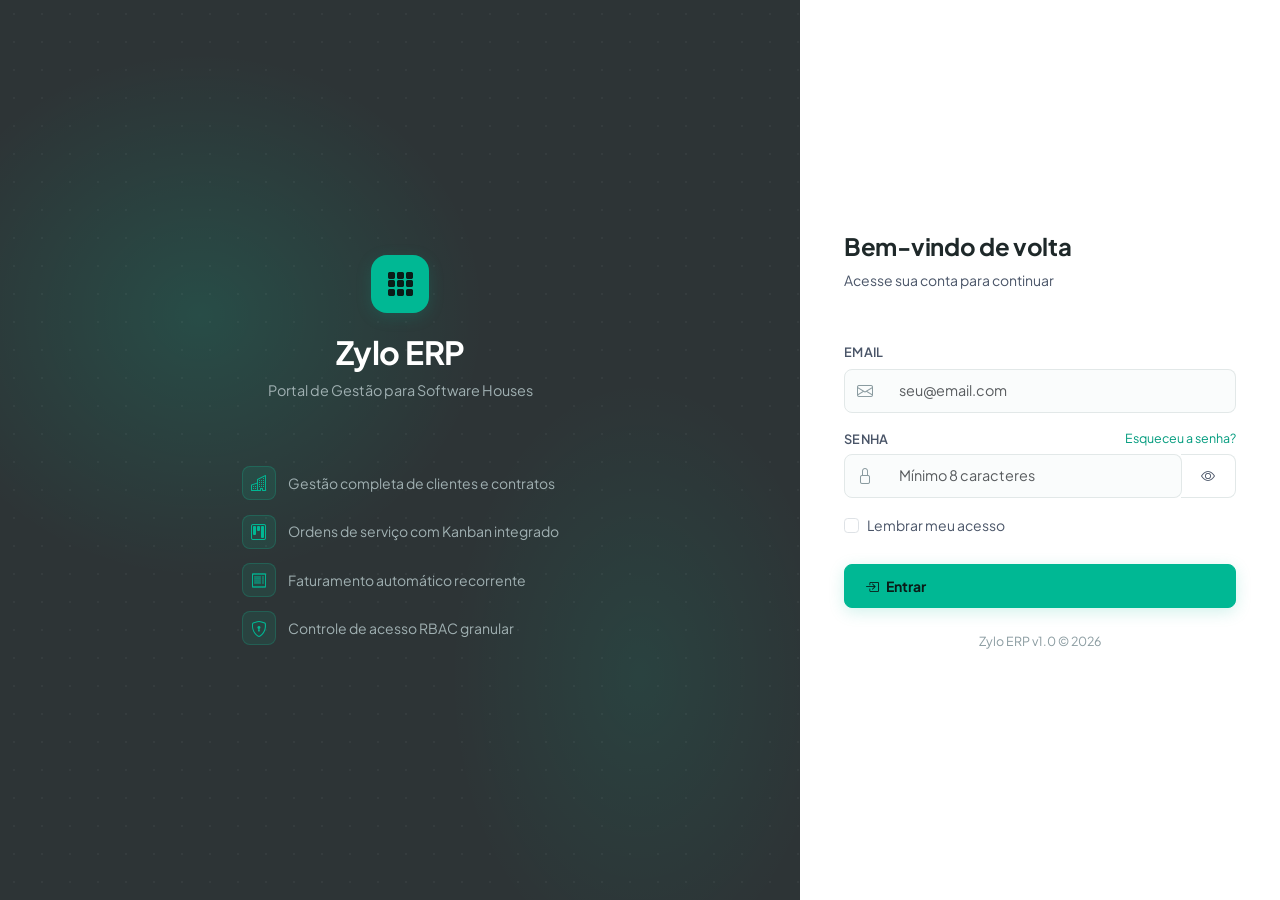
<file: erp-frontend/index.html>
<!DOCTYPE html>
<html lang="pt-BR">
<head>
    <meta charset="UTF-8">
    <meta name="viewport" content="width=device-width, initial-scale=1.0">
    <title>Zylo ERP · Login</title>
    <link href="https://cdn.jsdelivr.net/npm/bootstrap@5.3.3/dist/css/bootstrap.min.css" rel="stylesheet">
    <link href="https://cdn.jsdelivr.net/npm/bootstrap-icons@1.11.3/font/bootstrap-icons.min.css" rel="stylesheet">
    <link rel="stylesheet" href="css/style.css">
</head>
<body>

<div class="auth-wrapper">

    <!-- Painel esquerdo -->
    <div class="auth-panel-left">
        <div class="auth-brand">
            <div class="auth-brand-logo">
                <i class="bi bi-grid-3x3-gap-fill"></i>
            </div>
            <h1>Zylo ERP</h1>
            <p>Portal de Gestão para Software Houses</p>
        </div>

        <div class="auth-features">
            <div class="auth-feature-item">
                <div class="feat-icon"><i class="bi bi-buildings"></i></div>
                <span>Gestão completa de clientes e contratos</span>
            </div>
            <div class="auth-feature-item">
                <div class="feat-icon"><i class="bi bi-kanban"></i></div>
                <span>Ordens de serviço com Kanban integrado</span>
            </div>
            <div class="auth-feature-item">
                <div class="feat-icon"><i class="bi bi-receipt"></i></div>
                <span>Faturamento automático recorrente</span>
            </div>
            <div class="auth-feature-item">
                <div class="feat-icon"><i class="bi bi-shield-lock"></i></div>
                <span>Controle de acesso RBAC granular</span>
            </div>
        </div>
    </div>

    <!-- Painel direito - formulário -->
    <div class="auth-panel-right">

        <div class="auth-form-header">
            <h2>Bem-vindo de volta</h2>
            <p>Acesse sua conta para continuar</p>
        </div>

        <form id="loginForm" novalidate>

            <!-- Email -->
            <div class="mb-3">
                <label for="email" class="form-label">Email</label>
                <div class="input-group">
                    <span class="input-group-text"><i class="bi bi-envelope"></i></span>
                    <input type="email" id="email" name="email" class="form-control"
                           placeholder="seu@email.com" autocomplete="email" required>
                </div>
            </div>

            <!-- Senha -->
            <div class="mb-3">
                <div class="d-flex justify-content-between align-items-center">
                    <label for="senha" class="form-label mb-0">Senha</label>
                    <a href="reset-password.html" style="font-size:.78rem;">Esqueceu a senha?</a>
                </div>
                <div class="input-group mt-1">
                    <span class="input-group-text"><i class="bi bi-lock"></i></span>
                    <input type="password" id="senha" name="senha" class="form-control"
                           placeholder="Mínimo 8 caracteres" autocomplete="current-password" required>
                    <!-- --Toggle visibilidade da senha -->
                    <button class="btn btn-outline-secondary" type="button" id="toggleSenha"
                            style="border-left:none;" tabindex="-1">
                        <i class="bi bi-eye"></i>
                    </button>
                </div>
            </div>

            <!-- Lembrar-me -->
            <div class="mb-4 d-flex align-items-center gap-2">
                <input type="checkbox" id="lembrarMe" class="form-check-input" style="margin-top:0;">
                <label for="lembrarMe" style="font-size:.875rem; color:var(--text-secondary); cursor:pointer;">
                    Lembrar meu acesso
                </label>
            </div>

            <div id="alertContainer"></div>

            <!-- --Entrar -->
            <button type="submit" id="btnLogin" class="btn btn-primary w-100 mt-1">
                <i class="bi bi-box-arrow-in-right"></i>
                Entrar
            </button>

        </form>

        <p class="text-center mt-4" style="font-size:.78rem; color:var(--text-muted);">
            Zylo ERP v1.0 &copy; <span id="anoAtual"></span>
        </p>

    </div>
</div>

<script src="https://cdn.jsdelivr.net/npm/bootstrap@5.3.3/dist/js/bootstrap.bundle.min.js"></script>
<!-- auth.js primeiro — ZyloAuth e ZyloUI dependem da ordem correta -->
<script src="js/core/auth.js"></script>
<script src="js/core/utils.js"></script>
<script>
    // --Redirecionar se já autenticado
    ZyloAuth.redirectIfLogado();

    document.getElementById('anoAtual').textContent = new Date().getFullYear();

    // --Toggle de visibilidade da senha
    document.getElementById('toggleSenha')
      .addEventListener('click', () => ZyloUI.toggleSenha('senha', 'toggleSenha'));

    // --Submit de login
    document.getElementById('loginForm').addEventListener('submit', async (e) => {
      e.preventDefault();
      ZyloUI.clearAlert('alertContainer');

      const email = document.getElementById('email').value.trim();
      const senha = document.getElementById('senha').value;
      const btn   = document.getElementById('btnLogin');

      if (!email || !senha) {
        ZyloUI.showAlert('alertContainer', 'Preencha todos os campos.', 'error');
        return;
      }

      ZyloUI.btnLoading(btn, true, 'Entrando...');

      try {
        await ZyloAuth.login(email, senha);
        ZyloUI.showAlert('alertContainer', 'Login realizado! Redirecionando...', 'success');
        setTimeout(() => { window.location.href = 'pages/dashboard/home.html'; }, 800);
      } catch (err) {
        ZyloUI.showAlert('alertContainer', err.message || 'Erro ao realizar login.', 'error');
        ZyloUI.btnLoading(btn, false);
      }
    });
</script>
</body>
</html>
</file>
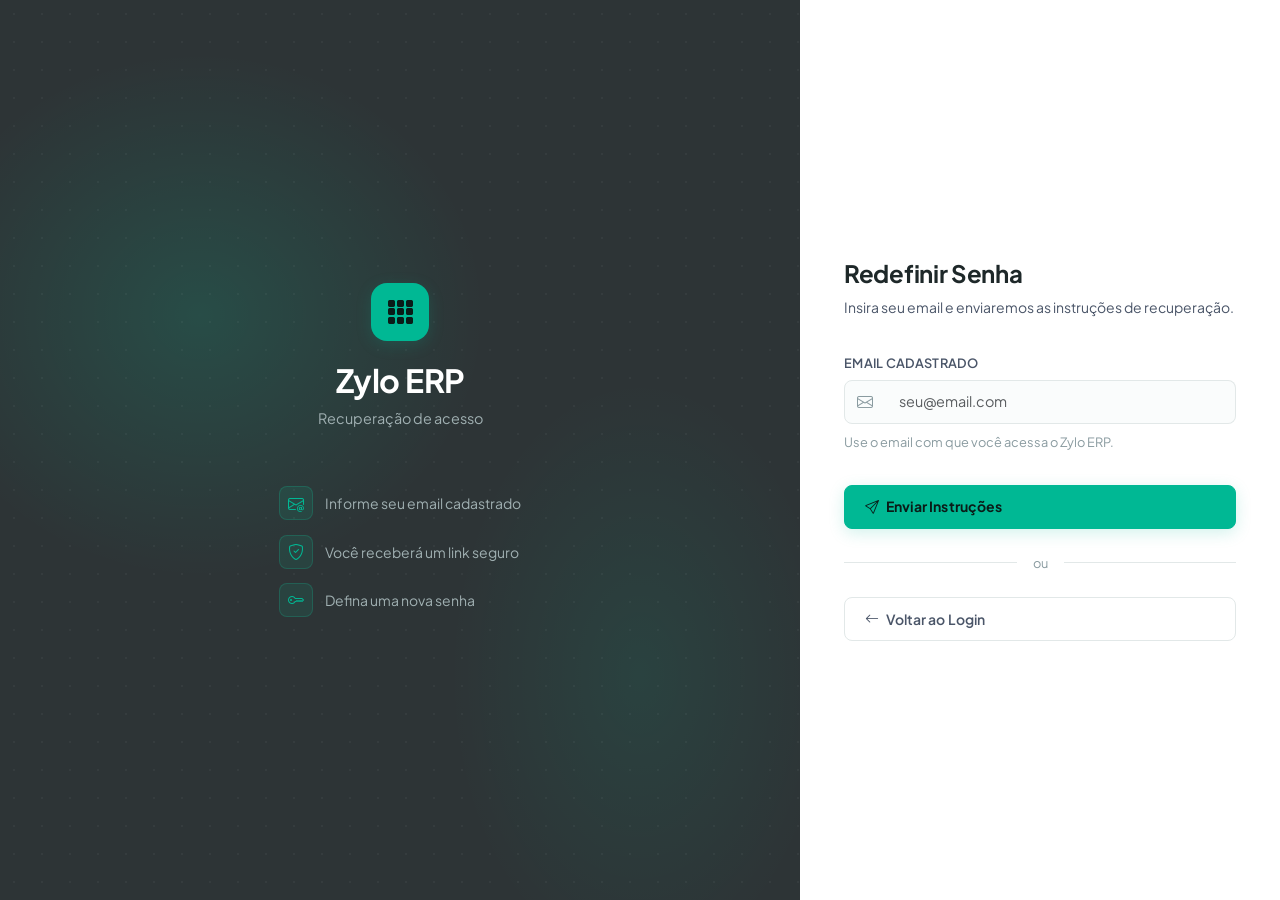
<file: erp-frontend/reset-password.html>
<!DOCTYPE html>
<html lang="pt-BR">
<head>
  <meta charset="UTF-8">
  <meta name="viewport" content="width=device-width, initial-scale=1.0">
  <title>Zylo ERP · Redefinir Senha</title>
  <link href="https://cdn.jsdelivr.net/npm/bootstrap@5.3.3/dist/css/bootstrap.min.css" rel="stylesheet">
  <link href="https://cdn.jsdelivr.net/npm/bootstrap-icons@1.11.3/font/bootstrap-icons.min.css" rel="stylesheet">
  <link rel="stylesheet" href="css/style.css">
</head>
<body>

<div class="auth-wrapper">

  <!-- Painel esquerdo -->
  <div class="auth-panel-left">
    <div class="auth-brand">
      <div class="auth-brand-logo">
        <i class="bi bi-grid-3x3-gap-fill"></i>
      </div>
      <h1>Zylo ERP</h1>
      <p>Recuperação de acesso</p>
    </div>

    <div class="auth-features" style="margin-top:2.5rem;">
      <div class="auth-feature-item">
        <div class="feat-icon"><i class="bi bi-envelope-at"></i></div>
        <span>Informe seu email cadastrado</span>
      </div>
      <div class="auth-feature-item">
        <div class="feat-icon"><i class="bi bi-shield-check"></i></div>
        <span>Você receberá um link seguro</span>
      </div>
      <div class="auth-feature-item">
        <div class="feat-icon"><i class="bi bi-key"></i></div>
        <span>Defina uma nova senha</span>
      </div>
    </div>
  </div>

  <!-- Painel direito -->
  <div class="auth-panel-right">

    <!-- Estado: formulário -->
    <div id="stateForm">
      <div class="auth-form-header">
        <h2>Redefinir Senha</h2>
        <p>Insira seu email e enviaremos as instruções de recuperação.</p>
      </div>

      <form id="resetForm" novalidate>

        <div class="mb-4">
          <label for="email" class="form-label">Email Cadastrado</label>
          <div class="input-group">
            <span class="input-group-text"><i class="bi bi-envelope"></i></span>
            <input type="email" id="email" class="form-control"
                   placeholder="seu@email.com" autocomplete="email" required>
          </div>
          <div style="margin-top:.5rem; font-size:.8rem; color:var(--text-muted);">
            Use o email com que você acessa o Zylo ERP.
          </div>
        </div>

        <div id="alertContainer"></div>

        <!-- --Enviar redefinição -->
        <button type="submit" id="btnReset" class="btn btn-primary w-100 mt-2">
          <i class="bi bi-send"></i>
          Enviar Instruções
        </button>

      </form>

      <div class="auth-divider">ou</div>

      <!-- --Voltar ao login -->
      <a href="index.html" class="btn btn-outline-secondary w-100">
        <i class="bi bi-arrow-left"></i>
        Voltar ao Login
      </a>
    </div>

    <!-- Estado: sucesso -->
    <div id="stateSuccess" style="display:none; text-align:center;">
      <div style="margin-bottom:1.25rem;">
        <i class="bi bi-envelope-check" style="font-size:3rem; color:var(--accent-primary);"></i>
      </div>
      <h2 style="font-size:1.4rem; font-weight:700;">Verifique seu email</h2>
      <p style="color:var(--text-secondary); margin-top:.5rem; font-size:.9rem;">
        As instruções foram enviadas para <strong id="emailEnviado"></strong>.
      </p>
      <div class="zylo-alert info mt-3">
        <i class="bi bi-info-circle-fill"></i>
        <span>Verifique também a pasta de spam, caso não receba em alguns minutos.</span>
      </div>
      <a href="index.html" class="btn btn-primary w-100 mt-4">
        <i class="bi bi-box-arrow-in-right"></i>
        Voltar ao Login
      </a>
    </div>

  </div>
</div>

<script src="https://cdn.jsdelivr.net/npm/bootstrap@5.3.3/dist/js/bootstrap.bundle.min.js"></script>
<script src="js/core/auth.js"></script>
<script src="js/core/utils.js"></script>
<script>
  // --Redirecionar se já autenticado
  ZyloAuth.redirectIfLogado();

  // --Submit reset de senha
  document.getElementById('resetForm').addEventListener('submit', async (e) => {
    e.preventDefault();
    ZyloUI.clearAlert('alertContainer');

    const email = document.getElementById('email').value.trim();
    const btn   = document.getElementById('btnReset');

    if (!email) {
      ZyloUI.showAlert('alertContainer', 'Informe seu email.', 'error');
      return;
    }

    ZyloUI.btnLoading(btn, true, 'Enviando...');

    try {
      await ZyloAuth.solicitarResetSenha(email);
      document.getElementById('emailEnviado').textContent   = email;
      document.getElementById('stateForm').style.display    = 'none';
      document.getElementById('stateSuccess').style.display = 'block';
    } catch (err) {
      ZyloUI.showAlert('alertContainer', err.message || 'Erro ao solicitar redefinição.', 'error');
      ZyloUI.btnLoading(btn, false);
    }
  });
</script>
</body>
</html>
</file>
<file: erp-frontend/css/style.css>
/* ─── Zylo ERP · style.css ─────────────────────────────────────────────────── */
/* ─── Tema: Carbon Mint                                                         */
/* ─── Primária: #00FFC2 (Mint)  ·  Base: #2D3436 (Carbon)                      */

@import url('https://fonts.googleapis.com/css2?family=Plus+Jakarta+Sans:wght@300;400;500;600;700&display=swap');

/* ─── Variables ─────────────────────────────────────────────────────────────── */
:root {
  --font-base: 'Plus Jakarta Sans', sans-serif;

  /* ── Cores principais ────────────────────────────────────────────────────── */
  --mint:           #00B894;       /* Teal sólido — sem brilho neon           */
  --mint-dark:      #009B7D;       /* Hover / estado ativo                    */
  --mint-dim:       #00B89412;     /* Background leve com toque mint          */
  --mint-border:    #00B89430;     /* Border sutil com cor mint               */

  --carbon:         #2D3436;       /* Base escura — sidebar                   */
  --carbon-light:   #3D4A4C;       /* Hover na sidebar                        */
  --carbon-active:  #48595C;       /* Item ativo na sidebar                   */
  --carbon-muted:   #636E72;       /* Texto secundário sobre carbon           */

  /* ── Surface / Background ────────────────────────────────────────────────── */
  --bg-body:        #F2F4F5;       /* Cinza muito suave, neutro               */
  --bg-card:        #FFFFFF;
  --bg-sidebar:     var(--carbon);
  --bg-sidebar-hover:  var(--carbon-light);
  --bg-sidebar-active: var(--carbon-active);
  --bg-topbar:      #FFFFFF;

  /* ── Accent ──────────────────────────────────────────────────────────────── */
  --accent-primary: var(--mint);
  --accent-hover:   var(--mint-dark);
  --accent-light:   var(--mint-dim);

  /* ── Semânticas ──────────────────────────────────────────────────────────── */
  --accent-success: #00B894;       /* Mesmo teal — consistente                */
  --accent-warning: #E17055;       /* Laranja terra — mais refinado           */
  --accent-danger:  #D63031;       /* Vermelho sólido                         */
  --accent-info:    #0984E3;       /* Azul informativo                        */

  /* ── Texto ───────────────────────────────────────────────────────────────── */
  --text-primary:   #1E2829;
  --text-secondary: #4A5568;
  --text-muted:     #8A9BA0;
  --text-sidebar:   #A0B0B2;
  --text-sidebar-active: #FFFFFF;
  --text-on-mint:   #0A1C18;       /* Contraste WCAG AA sobre mint sólido     */

  /* ── Bordas ──────────────────────────────────────────────────────────────── */
  --border-light:   #E2E8E8;
  --border-focus:   var(--mint);

  /* ── Sombras ─────────────────────────────────────────────────────────────── */
  --shadow-sm:   0 1px 4px rgba(45,52,54,.06);
  --shadow-md:   0 4px 16px rgba(45,52,54,.09);
  --shadow-lg:   0 8px 32px rgba(45,52,54,.13);
  --shadow-mint: 0 4px 16px rgba(0,184,148,.18);  /* sombra discreta          */

  /* ── Layout ──────────────────────────────────────────────────────────────── */
  --sidebar-w:  64px;              /* Icon-rail — era 248px                   */
  --topbar-h:   60px;
  --radius-sm:  8px;
  --radius-md:  12px;
  --radius-lg:  16px;
  --transition: .18s ease;
}

/* ─── Reset / Base ──────────────────────────────────────────────────────────── */
*, *::before, *::after { box-sizing: border-box; margin: 0; padding: 0; }

body {
  font-family: var(--font-base);
  background: var(--bg-body);
  color: var(--text-primary);
  font-size: .9375rem;
  line-height: 1.6;
  -webkit-font-smoothing: antialiased;
}

a { text-decoration: none; color: var(--mint-dark); }
a:hover { color: var(--carbon); }

/* ─── Auth Pages ────────────────────────────────────────────────────────────── */
.auth-wrapper {
  min-height: 100vh;
  display: grid;
  grid-template-columns: 1fr 480px;
}

/* Painel esquerdo — Carbon com toque Mint */
.auth-panel-left {
  background: var(--carbon);
  display: flex;
  flex-direction: column;
  justify-content: center;
  align-items: center;
  padding: 3rem;
  position: relative;
  overflow: hidden;
}

/* Gradiente mint atmosférico */
.auth-panel-left::before {
  content: '';
  position: absolute;
  inset: 0;
  background:
    radial-gradient(ellipse 55% 45% at 25% 35%, rgba(0,255,194,.12) 0%, transparent 65%),
    radial-gradient(ellipse 40% 55% at 80% 75%, rgba(0,255,194,.07) 0%, transparent 60%);
}

/* Grid de pontos sutil */
.auth-panel-left::after {
  content: '';
  position: absolute;
  inset: 0;
  background-image: radial-gradient(circle, rgba(255,255,255,.04) 1px, transparent 1px);
  background-size: 28px 28px;
}

.auth-brand {
  position: relative;
  z-index: 1;
  text-align: center;
}

.auth-brand-logo {
  width: 58px;
  height: 58px;
  background: var(--mint);
  border-radius: 16px;
  display: flex;
  align-items: center;
  justify-content: center;
  margin: 0 auto 1.25rem;
  box-shadow: var(--shadow-mint);
}

.auth-brand-logo i { font-size: 1.75rem; color: var(--text-on-mint); }

.auth-brand h1 {
  font-size: 2rem;
  font-weight: 700;
  letter-spacing: -.5px;
  color: #fff;
}

.auth-brand p {
  margin-top: .5rem;
  color: var(--text-sidebar);
  font-size: .9rem;
}

.auth-features {
  position: relative;
  z-index: 1;
  margin-top: 3rem;
  display: flex;
  flex-direction: column;
  gap: .9rem;
}

.auth-feature-item {
  display: flex;
  align-items: center;
  gap: .75rem;
  color: var(--text-sidebar);
  font-size: .875rem;
}

.auth-feature-item .feat-icon {
  width: 34px;
  height: 34px;
  background: rgba(0,255,194,.08);
  border: 1px solid rgba(0,255,194,.15);
  border-radius: 8px;
  display: flex;
  align-items: center;
  justify-content: center;
  flex-shrink: 0;
}

.auth-feature-item .feat-icon i { font-size: 1rem; color: var(--mint); }

/* Painel direito */
.auth-panel-right {
  background: var(--bg-card);
  display: flex;
  flex-direction: column;
  justify-content: center;
  padding: 3rem 2.75rem;
  box-shadow: -4px 0 40px rgba(45,52,54,.08);
}

.auth-form-header { margin-bottom: 2rem; }

.auth-form-header h2 {
  font-size: 1.5rem;
  font-weight: 700;
  color: var(--text-primary);
  letter-spacing: -.3px;
}

.auth-form-header p {
  color: var(--text-secondary);
  margin-top: .35rem;
  font-size: .875rem;
}

/* ─── Form Controls ─────────────────────────────────────────────────────────── */
.form-label {
  font-size: .8rem;
  font-weight: 600;
  color: var(--text-secondary);
  letter-spacing: .3px;
  text-transform: uppercase;
  margin-bottom: .4rem;
}

.form-control, .form-select {
  font-family: var(--font-base);
  font-size: .9rem;
  color: var(--text-primary);
  border: 1.5px solid var(--border-light);
  border-radius: var(--radius-sm);
  padding: .65rem .9rem;
  background: #FAFCFC;
  transition: border-color var(--transition), box-shadow var(--transition), background var(--transition);
}

.form-control:focus, .form-select:focus {
  border-color: var(--mint);
  background: var(--bg-card);
  box-shadow: 0 0 0 3px rgba(0,255,194,.15);
  outline: none;
}

.input-group-text {
  background: #FAFCFC;
  border: 1.5px solid var(--border-light);
  color: var(--text-muted);
  border-radius: var(--radius-sm) 0 0 var(--radius-sm) !important;
}

.input-group-text i { font-size: 1rem; }

.input-group .form-control {
  border-left: none;
  border-radius: 0 var(--radius-sm) var(--radius-sm) 0 !important;
}

.input-group:focus-within .input-group-text {
  border-color: var(--mint);
  color: var(--mint-dark);
}

/* ─── Buttons ───────────────────────────────────────────────────────────────── */
.btn {
  font-family: var(--font-base);
  font-weight: 600;
  font-size: .875rem;
  border-radius: var(--radius-sm);
  padding: .65rem 1.25rem;
  transition: all var(--transition);
  letter-spacing: .1px;
  display: inline-flex;
  align-items: center;
  gap: .4rem;
}

/* --Botão primário: mint sobre texto escuro */
.btn-primary {
  background: var(--mint);
  border-color: var(--mint);
  color: var(--text-on-mint);
  font-weight: 700;
  box-shadow: var(--shadow-mint);
}
.btn-primary:hover {
  background: var(--mint-dark);
  border-color: var(--mint-dark);
  box-shadow: 0 6px 24px rgba(0,255,194,.3);
  transform: translateY(-1px);
  color: var(--text-on-mint);
}
.btn-primary:active { transform: translateY(0); box-shadow: var(--shadow-mint); }

.btn-outline-secondary {
  border-color: var(--border-light);
  color: var(--text-secondary);
  background: transparent;
}
.btn-outline-secondary:hover {
  background: var(--bg-body);
  border-color: var(--carbon-muted);
  color: var(--text-primary);
}

/* ─── Alerts ────────────────────────────────────────────────────────────────── */
.zylo-alert {
  border-radius: var(--radius-sm);
  padding: .75rem 1rem;
  font-size: .8125rem;
  font-weight: 500;
  display: flex;
  align-items: center;
  gap: .5rem;
  margin-top: 1rem;
  animation: fadeIn .25s ease;
}

.zylo-alert i { font-size: 1rem; flex-shrink: 0; }
.zylo-alert.error   { background: #FFF0F0; color: #C0392B; border: 1px solid #FAD7D7; }
.zylo-alert.success { background: #E6FFF8; color: #00856A; border: 1px solid #B3F0E0; }
.zylo-alert.info    { background: #E8F6FF; color: #2070B0; border: 1px solid #B8DCFA; }

@keyframes fadeIn { from { opacity: 0; transform: translateY(-6px); } to { opacity: 1; transform: none; } }

/* ─── Auth divider ──────────────────────────────────────────────────────────── */
.auth-divider {
  display: flex;
  align-items: center;
  gap: 1rem;
  color: var(--text-muted);
  font-size: .8rem;
  margin: 1.5rem 0;
}
.auth-divider::before, .auth-divider::after {
  content: ''; flex: 1; height: 1px; background: var(--border-light);
}

/* ─── Layout Dashboard ─────────────────────────────────────────────────────── */
/* Sidebar, topbar e main-content definidos em css/pages/layout.css             */
.layout-wrapper { display: flex; min-height: 100vh; }

/* ─── Stat Cards ────────────────────────────────────────────────────────────── */
.stat-card {
  background: var(--bg-card);
  border: 1px solid var(--border-light);
  border-radius: var(--radius-md);
  padding: 1.25rem 1.5rem;
  box-shadow: var(--shadow-sm);
  display: flex;
  align-items: center;
  gap: 1.1rem;
  transition: box-shadow var(--transition), transform var(--transition);
}
.stat-card:hover { box-shadow: var(--shadow-md); transform: translateY(-2px); }

.stat-icon {
  width: 48px; height: 48px;
  border-radius: 12px;
  display: flex; align-items: center; justify-content: center;
  flex-shrink: 0;
}
.stat-icon i { font-size: 1.4rem; }

/* --Variante mint (primária) */
.stat-icon.mint   { background: rgba(0,255,194,.12); }
.stat-icon.mint i { color: var(--mint-dark); }

/* --Variantes semânticas derivadas da paleta carbon */
.stat-icon.carbon   { background: rgba(45,52,54,.08); }
.stat-icon.carbon i { color: var(--carbon); }

.stat-icon.warning   { background: #FFF4E0; }
.stat-icon.warning i { color: #D4880A; }

.stat-icon.danger   { background: #FFF0F0; }
.stat-icon.danger i { color: #C0392B; }

/* Mantidos para compatibilidade retroativa */
.stat-icon.blue   { background: rgba(0,255,194,.10); } .stat-icon.blue i   { color: var(--mint-dark); }
.stat-icon.green  { background: rgba(0,229,160,.10); } .stat-icon.green i  { color: #00856A; }
.stat-icon.orange { background: #FFF4E0; }             .stat-icon.orange i { color: #D4880A; }
.stat-icon.red    { background: #FFF0F0; }             .stat-icon.red i    { color: #C0392B; }

.stat-info { flex: 1; min-width: 0; }
.stat-label { font-size: .72rem; font-weight: 600; color: var(--text-muted); text-transform: uppercase; letter-spacing: .5px; }
.stat-value { font-size: 1.65rem; font-weight: 700; color: var(--text-primary); line-height: 1.2; margin-top: .1rem; letter-spacing: -.5px; }

.stat-delta {
  font-size: .7rem; font-weight: 600;
  padding: .2rem .5rem;
  border-radius: 20px;
  display: inline-flex; align-items: center; gap: .25rem;
  margin-top: .35rem;
}
.stat-delta i { font-size: .75rem; }
.stat-delta.up      { background: rgba(0,229,160,.12); color: #00856A; }
.stat-delta.down    { background: #FFF0F0; color: #C0392B; }
.stat-delta.neutral { background: rgba(45,52,54,.06); color: var(--text-secondary); }

/* ─── Card genérico ─────────────────────────────────────────────────────────── */
.card-zylo {
  background: var(--bg-card);
  border: 1px solid var(--border-light);
  border-radius: var(--radius-md);
  padding: 1.4rem 1.5rem;
  box-shadow: var(--shadow-sm);
}

.section-header { display: flex; align-items: center; justify-content: space-between; margin-bottom: 1.1rem; }
.section-title   { font-size: .9375rem; font-weight: 700; color: var(--text-primary); letter-spacing: -.2px; }
.section-subtitle { font-size: .75rem; color: var(--text-muted); margin-top: .1rem; }

/* ─── Module grid ───────────────────────────────────────────────────────────── */
.module-grid { display: grid; grid-template-columns: repeat(auto-fill, minmax(140px, 1fr)); gap: .875rem; }

.module-card {
  background: var(--bg-card);
  border: 1.5px solid var(--border-light);
  border-radius: var(--radius-md);
  padding: 1.25rem 1rem;
  text-align: center;
  cursor: pointer;
  transition: all var(--transition);
  text-decoration: none;
  display: flex;
  flex-direction: column;
  align-items: center;
  gap: .65rem;
}

/* --Hover: borda mint + sombra mint */
.module-card:hover {
  border-color: var(--mint);
  background: var(--mint-dim);
  transform: translateY(-3px);
  box-shadow: 0 6px 20px rgba(0,255,194,.14);
}

.module-icon {
  width: 46px; height: 46px;
  border-radius: 12px;
  display: flex; align-items: center; justify-content: center;
}
.module-icon i { font-size: 1.35rem; }
.module-name { font-size: .8rem; font-weight: 600; color: var(--text-primary); }

/* ─── Badges de status ──────────────────────────────────────────────────────── */
.badge-status {
  font-size: .7rem; font-weight: 600; padding: .2rem .65rem;
  border-radius: 20px;
  display: inline-flex; align-items: center; gap: .3rem;
}
.badge-status i { font-size: .7rem; }

.badge-status.ativo     { background: rgba(0,229,160,.12); color: #00856A; border: 1px solid rgba(0,229,160,.2); }
.badge-status.pendente  { background: #FFF4E0; color: #A86A00; border: 1px solid #FDDDA0; }
.badge-status.atrasado  { background: #FFF0F0; color: #C0392B; border: 1px solid #FAD7D7; }
.badge-status.suspenso  { background: rgba(45,52,54,.06); color: var(--carbon-muted); border: 1px solid rgba(45,52,54,.12); }
.badge-status.cancelado { background: #F5F5F5; color: #888; border: 1px solid #E0E0E0; }

/* ─── Table ─────────────────────────────────────────────────────────────────── */
.table-zylo { width: 100%; border-collapse: separate; border-spacing: 0; font-size: .86rem; }

.table-zylo thead th {
  font-size: .7rem; font-weight: 700; letter-spacing: .6px; text-transform: uppercase;
  color: var(--text-muted); padding: .65rem 1rem;
  background: var(--bg-body); border-bottom: 1px solid var(--border-light);
}

.table-zylo tbody td {
  padding: .8rem 1rem; border-bottom: 1px solid var(--border-light);
  color: var(--text-primary); vertical-align: middle;
}

.table-zylo tbody tr:last-child td { border-bottom: none; }
.table-zylo tbody tr:hover td { background: #FAFCFC; }

/* ─── SLA badge ─────────────────────────────────────────────────────────────── */
.sla-badge {
  display: inline-flex; align-items: center; gap: .3rem;
  font-size: .7rem; font-weight: 600; padding: .2rem .55rem; border-radius: 20px;
}
.sla-badge i { font-size: .7rem; }
.sla-badge.critico { background: #FFF0F0; color: #C0392B; }
.sla-badge.atencao { background: #FFF4E0; color: #A86A00; }
.sla-badge.ok      { background: rgba(0,229,160,.12); color: #00856A; }

/* ─── Spinner ───────────────────────────────────────────────────────────────── */
.btn .spinner-border { width: .95rem; height: .95rem; border-width: 2px; }

/* --Spinner na cor do tema dentro de botão primário */
.btn-primary .spinner-border { border-color: var(--text-on-mint); border-right-color: transparent; }

/* ─── Scrollbar customizado (Chrome/Edge) ───────────────────────────────────── */
::-webkit-scrollbar { width: 6px; height: 6px; }
::-webkit-scrollbar-track { background: transparent; }
::-webkit-scrollbar-thumb { background: rgba(45,52,54,.18); border-radius: 4px; }
::-webkit-scrollbar-thumb:hover { background: var(--mint-dark); }

/* ─── Responsive — auth pages only (layout responsivo em layout.css) ────────── */
@media (max-width: 992px) {
  .auth-wrapper { grid-template-columns: 1fr; }
  .auth-panel-left { display: none; }
  .auth-panel-right { padding: 2.5rem 1.75rem; }
}

@media (max-width: 576px) {
  .module-grid { grid-template-columns: repeat(3, 1fr); }
}
</file>
